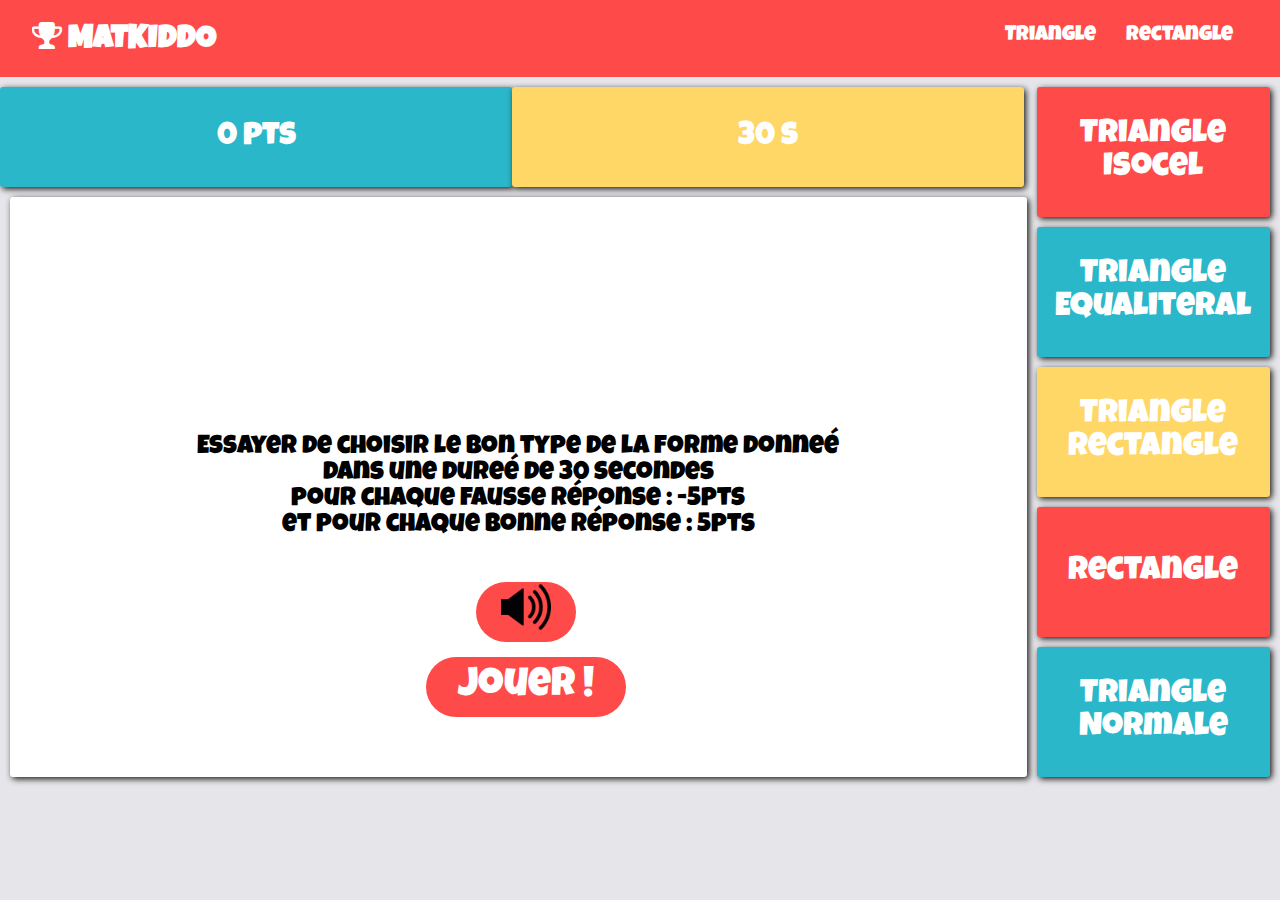
<file: View/game/Jouer.html>
<!DOCTYPE html>
<html lang="en">
<head>
  <meta charset="UTF-8">
  <meta name="viewport" content="width=device-width, initial-scale=1.0">
  <link rel="stylesheet" href="https://cdnjs.cloudflare.com/ajax/libs/font-awesome/4.7.0/css/font-awesome.min.css">
  <link rel="stylesheet" href="../css/style.css">
  <title>Joue</title>
</head>
<body>
  <header>
    <div class="container">
      <div class="nav">
        <h2><span><i class="fa fa-trophy" aria-hidden="true"></i></span> MATKIDDO</h2>
        <nav>
          <ul>
            <li><a href="../Triangle/learn/LearnTriangles.html">Triangle</a> </li>
            <li><a href="../Rectangle/learn/LearnRectangle.html">Rectangle</a></li>
          </ul>
        </nav>
      </div>
    </div>
  </header>
  <div style="display: flex;align-items: center">
  <div class="options" style="background-color: #2AB7CA;height: 100px;width: 40%">
    <p id="score" style="font-size: 32px">0 pts</p>
  </div>
  <div class="options" style="background-color: #FED766;height: 100px;width: 40%">
    <p id="timer" style="font-size: 32px">30 s</p>
  </div>
  </div>
  <div class="wrapper" >
    <div class="equation" id="intro">
      Essayer de choisir le bon type de la forme donneé <br>dans une dureé de 30 secondes<br>pour chaque fausse réponse : -5pts<br>
      et pour chaque bonne réponse : 5pts
      <button style="margin-top: 400px;margin-right: -50px;cursor: pointer;width: 200px;font-size: 2.5rem;"  id="play" > Jouer !</button>
      <button id="voice" style="margin-top: 250px;width: 100px;cursor: pointer">
        <img src="../sources/volume-level.png" width="50px" >
      </button>
    </div>
    <div class="answer-options" style="margin-top: -110px">
      <div class="options" id="Isocele" style="background-color: #FE4A49;height: 130px">
        <p id="option1"> Triangle Isocel</p>
      </div>
      <div class="options" id="Equaliteral" style="background-color: #2AB7CA;height: 130px">
        <p id="option2"> Triangle Equaliteral</p>
      </div>
      <div class="options" id="TriangleRectangle" style="background-color: #FED766;height: 130px">
        <p id="option3">Triangle Rectangle</p>
      </div>
      <div class="options" id="Rectangle" style="background-color: #FE4A49;height: 130px">
        <p id="option4">Rectangle</p>
      </div>
      <div class="options" id="Normal" style="background-color: #2AB7CA;height: 130px">
        <p id="option5">Triangle Normale</p>
      </div>
    </div>
  </div>

  <script src="../js/jquery.min.js"></script>
  <script src="../js/game.js" sync></script>
<script>


  $('#play').click(function (){
    $('#intro').html(`<div class="wrapper" ><canvas id="canvas" style="background: url('../sources/25348.jpg');background-size: cover" class="equation"></canvas></div>`);
    const canvas = document.getElementById("canvas");
    const ctx = canvas.getContext("2d");

    canvas.height = 580;
    canvas.width = 1100;
      generateShape(ctx);
      play(ctx);

  })
var on = false;
  var voice = new Audio('../sources/8f0a841d-c88b-4496-bc7a-dc09a0e2d6d5.mp3');

  $('#voice').click(function (){
    on = !on;
    if (on){
      voice.play();
    }
    else {
      voice.pause();
    }
  })
</script>
</body>

</html>
</file>
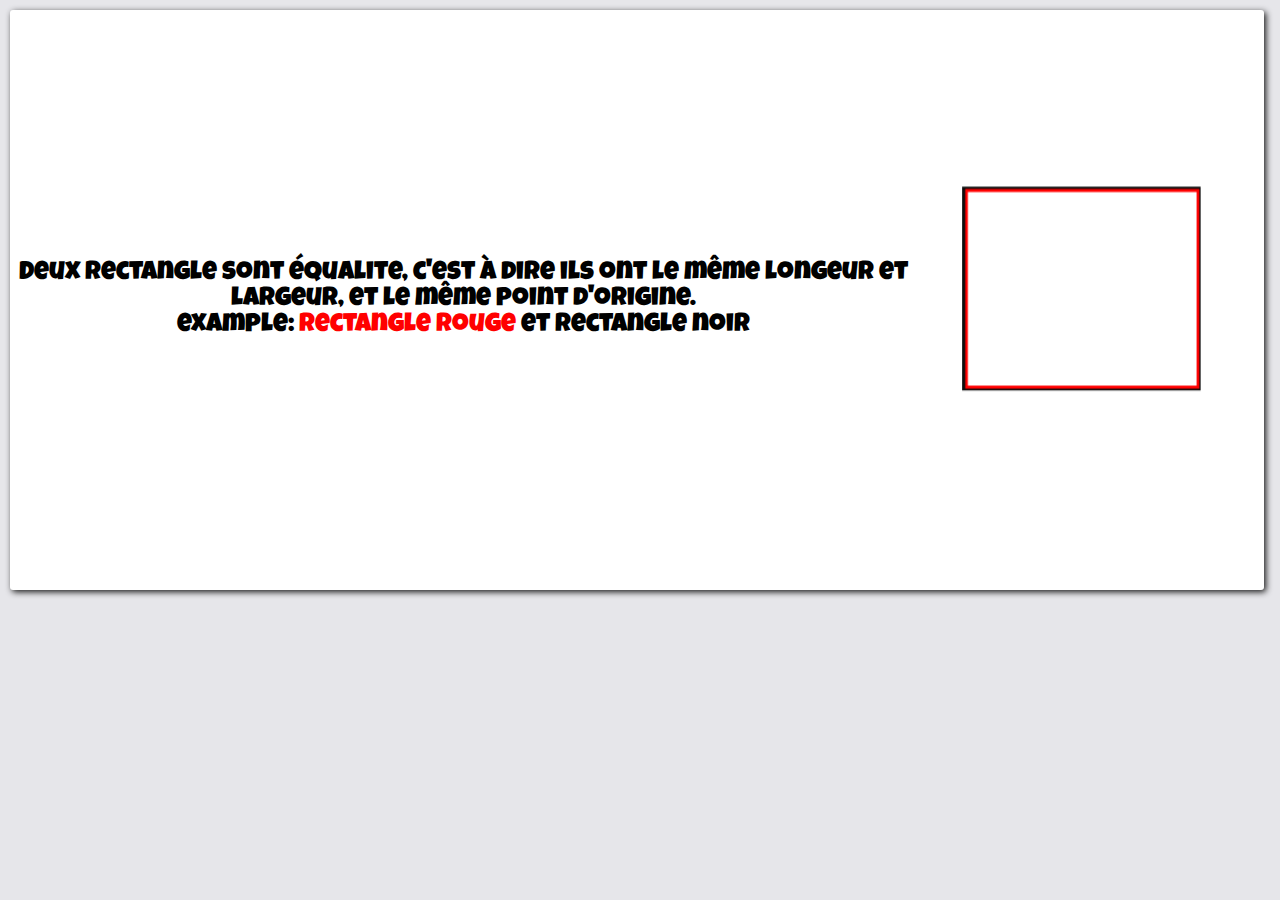
<file: View/Rectangle/learn/Equalite.html>
<!DOCTYPE html>
<html lang="en">

<head>
  <meta charset="UTF-8">
  <meta name="viewport" content="width=device-width, initial-scale=1.0">
  <link rel="stylesheet" href="https://cdnjs.cloudflare.com/ajax/libs/font-awesome/4.7.0/css/font-awesome.min.css">
  <link rel="stylesheet" href="../../css/style.css">
  <title></title>
</head>

<body>

    <div class="equation" style="width: 98%;height: 580px">
      <h6 style="display: none">equalite</h6>
      <p>Deux rectangle sont équalite, c'est à dire ils ont le même longeur
         et largeur, et le même point d'origine.<br>
          example: <shape style="color: red;">rectangle rouge</shape> et <shape style="color: black;"> rectangle noir</shape></shape></p>
        <img style="width: 330px;height:270px;margin-left: 3px;margin-right: 15px;"
         src="../../sources/equalite.png">
    </div>
</body>

</html>
</file>
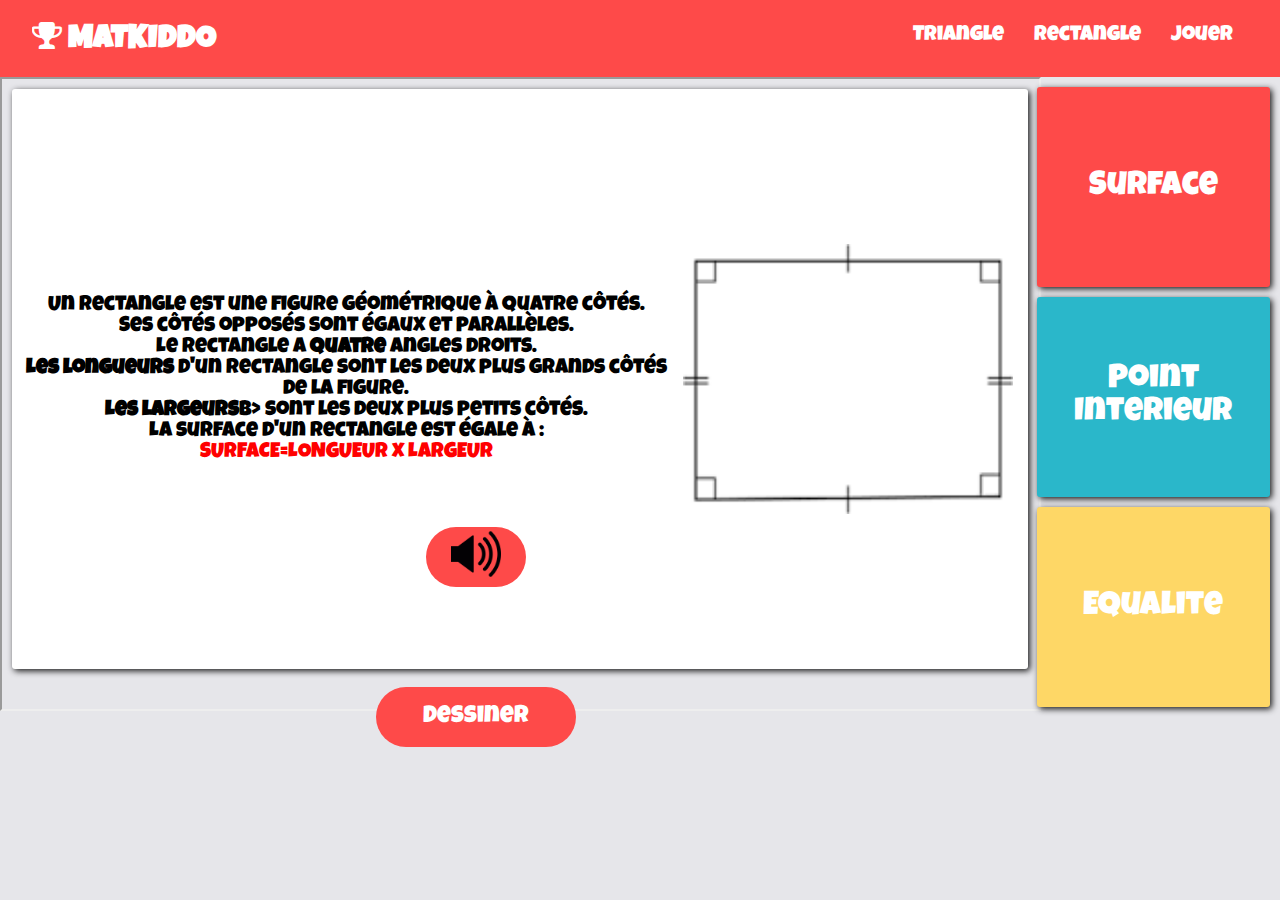
<file: View/Rectangle/learn/LearnRectangle.html>
<!DOCTYPE html>
<html lang="en">

<head>
  <meta charset="UTF-8">
  <meta name="viewport" content="width=device-width, initial-scale=1.0">
  <link rel="stylesheet" href="https://cdnjs.cloudflare.com/ajax/libs/font-awesome/4.7.0/css/font-awesome.min.css">
  <link rel="stylesheet" href="../../css/style.css">
  <title></title>
</head>

<body>
<header>
  <div class="container">
    <div class="nav">
      <h2><span><i class="fa fa-trophy" aria-hidden="true"></i></span> MATKIDDO</h2>
      <nav>
        <ul>
          <li><a href="../../Triangle/learn/LearnTriangles.html">Triangle</a> </li>
          <li><a href="../../Rectangle/learn/LearnRectangle.html">Rectangle</a></li>
          <li><a href="../../game/Jouer.html">Jouer</a></li>
        </ul>
      </nav>
    </div>
  </div>
</header>
<div class="wrapper">
   <iframe id="frame" src="RectangleSurface.html" width="100%" height="100%"></iframe>
  <button id="voice" style="margin-top: 450px;margin-right:50px;width: 100px;cursor: pointer">
    <img src="../../sources/volume-level.png" width="50px" >
  </button>
  <div class="answer-options">
    <div class="options" id="RectangleSurface" style="background-color: #FE4A49;">
      <p >Surface</p>
    </div>
    <div class="options" id="PointInterieur" style="background-color: #2AB7CA;">
      <p>Point<br/>Interieur</p>
    </div>
    <div class="options" id="Equalite" style="background-color: #FED766;">
      <p>Equalite</p>
    </div>
  </div>
</div>
<button style="margin-top: -20px;cursor: pointer" id="draw">Dessiner</button>
<script src="../../js/jquery.min.js"></script>
<script src="../../js/learnRectangle.js"></script>
</body>

</html>
</file>
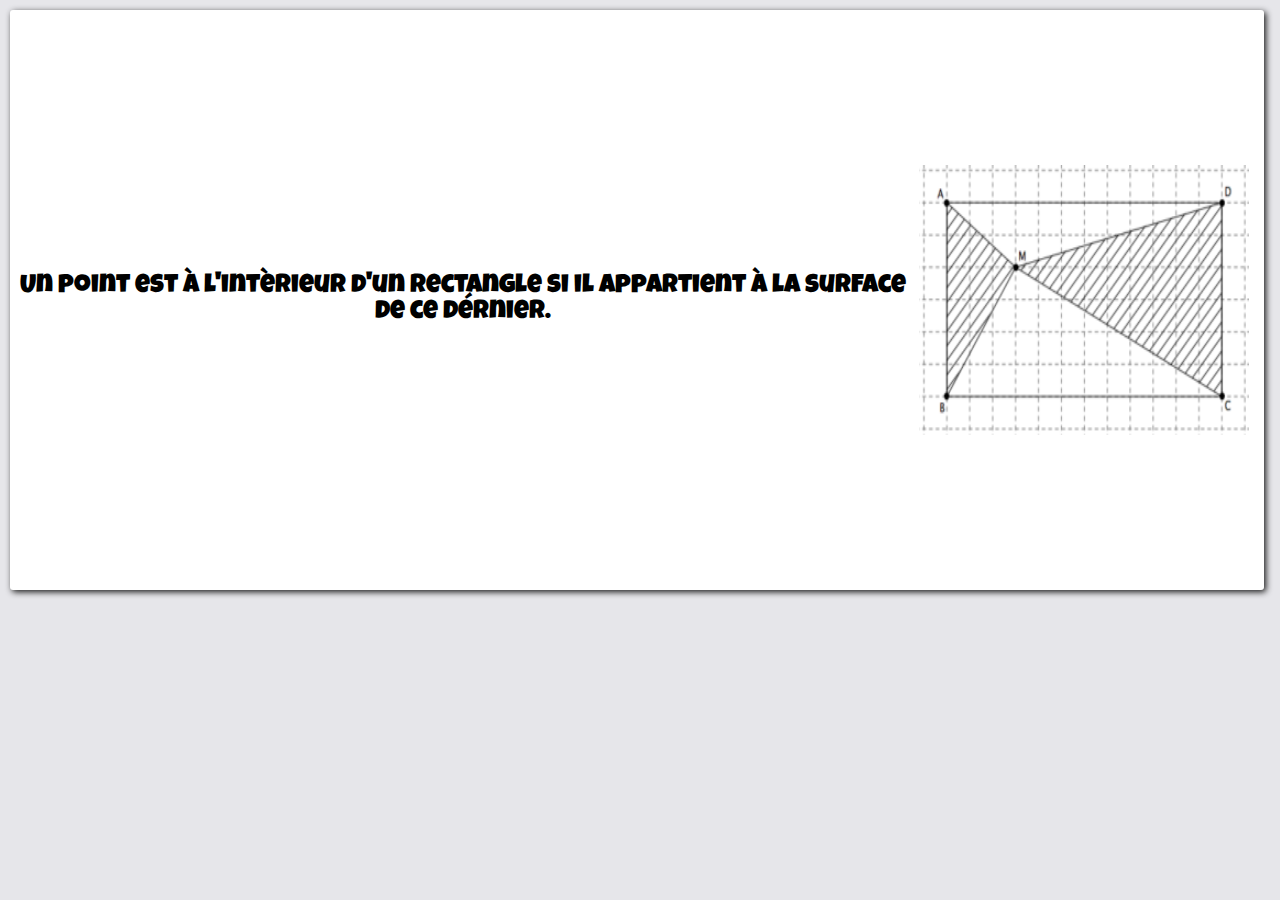
<file: View/Rectangle/learn/PointInterieur.html>
<!DOCTYPE html>
<html lang="en">

<head>
  <meta charset="UTF-8">
  <meta name="viewport" content="width=device-width, initial-scale=1.0">
  <link rel="stylesheet" href="https://cdnjs.cloudflare.com/ajax/libs/font-awesome/4.7.0/css/font-awesome.min.css">
  <link rel="stylesheet" href="../../css/style.css">
  <title></title>
</head>

<body>
  <div class="equation" style="width: 98%;height: 580px">
    <h6 style="display: none">PointInterieur</h6>
    <p>Un point est à l'intèrieur d'un rectangle si il appartient 
      à la surface de ce dérnier. </p>
    <img style="width: 330px;height:270px;margin-left: 3px;margin-right: 15px;" src="../../sources/pointInterieur.png">
  </div>
</body>

</html>
</file>
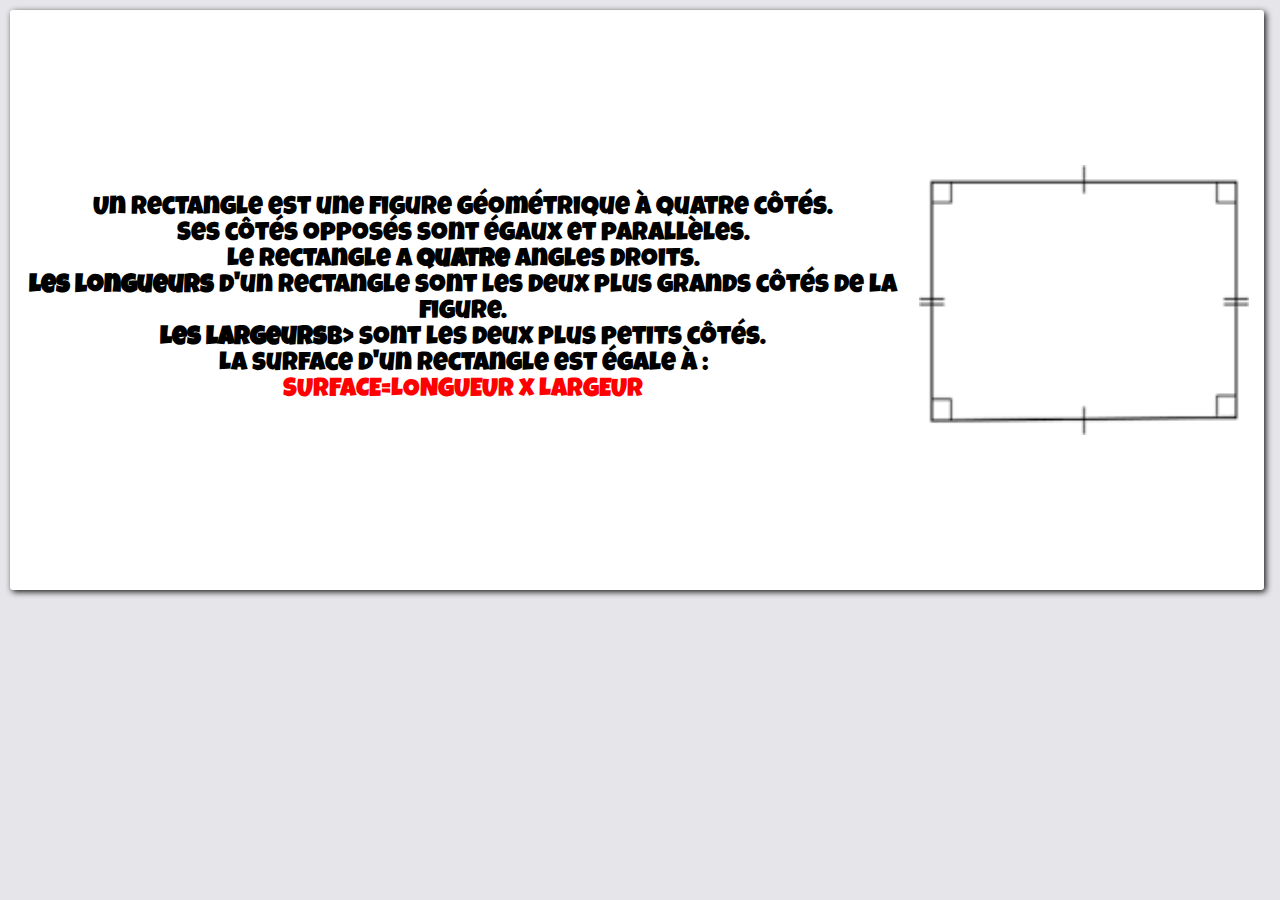
<file: View/Rectangle/learn/RectangleSurface.html>
<!DOCTYPE html>
<html lang="en">

<head>
  <meta charset="UTF-8">
  <meta name="viewport" content="width=device-width, initial-scale=1.0">
  <link rel="stylesheet" href="https://cdnjs.cloudflare.com/ajax/libs/font-awesome/4.7.0/css/font-awesome.min.css">
  <link rel="stylesheet" href="../../css/style.css">
  <title></title>
</head>

<body>
  <div class="equation" style="width: 98%;height: 580px">
    <h6 style="display: none">Surface</h6>
    <p>Un rectangle est une figure géométrique à quatre côtés.<br/>
    Ses côtés opposés sont égaux et parallèles.<br/>
    Le rectangle a <b>quatre</b> angles droits.<br/>
    <b>Les longueurs</b> d'un rectangle sont les deux plus grands côtés de la figure.<br/>
    <b>Les largeurs</b>b> sont les deux plus petits côtés.<br/>
    La surface d'un rectangle est égale à :<br/>
    <formule style="color: red;">SURFACE=LONGUEUR x LARGEUR</formule></p>
    <img style="width: 330px;height:270px;margin-left: 3px;margin-right: 15px;" src="../../sources/rectangle.png">
  </div>
</body>

</html>
</file>
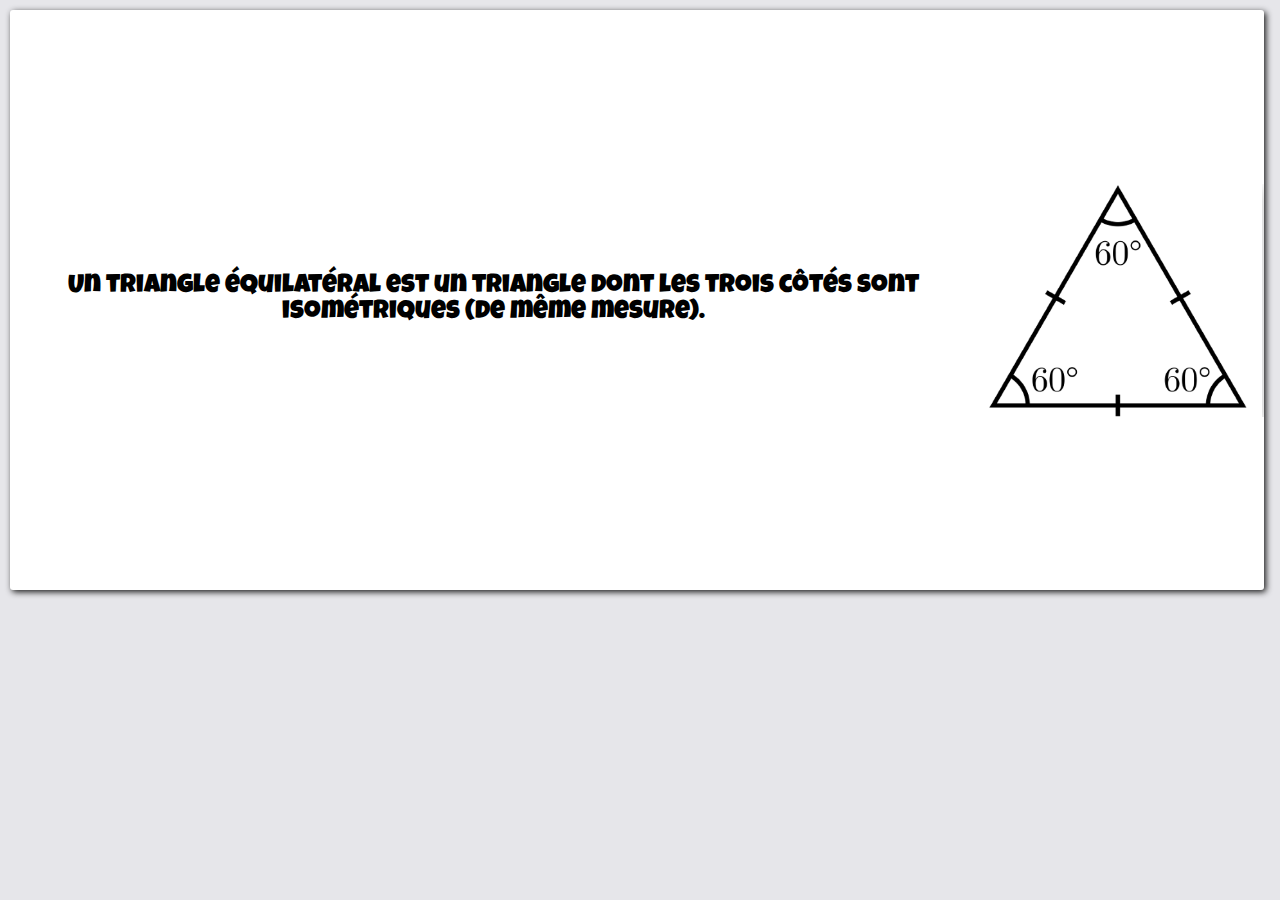
<file: View/Triangle/learn/Equaliteral.html>
<!DOCTYPE html>
<html lang="en">

<head>
  <meta charset="UTF-8">
  <meta name="viewport" content="width=device-width, initial-scale=1.0">
  <link rel="stylesheet" href="https://cdnjs.cloudflare.com/ajax/libs/font-awesome/4.7.0/css/font-awesome.min.css">
  <link rel="stylesheet" href="../../css/style.css">
  <title></title>
</head>

<body>

    <div class="equation" style="width: 98%;height: 580px">
      <h6 style="display: none">équilatéral</h6>
      <p>Un triangle équilatéral est un triangle
         dont les trois côtés sont isométriques (de même mesure). </p>
        <img src="../../sources/Tequal.png">
    </div>
</body>

</html>
</file>
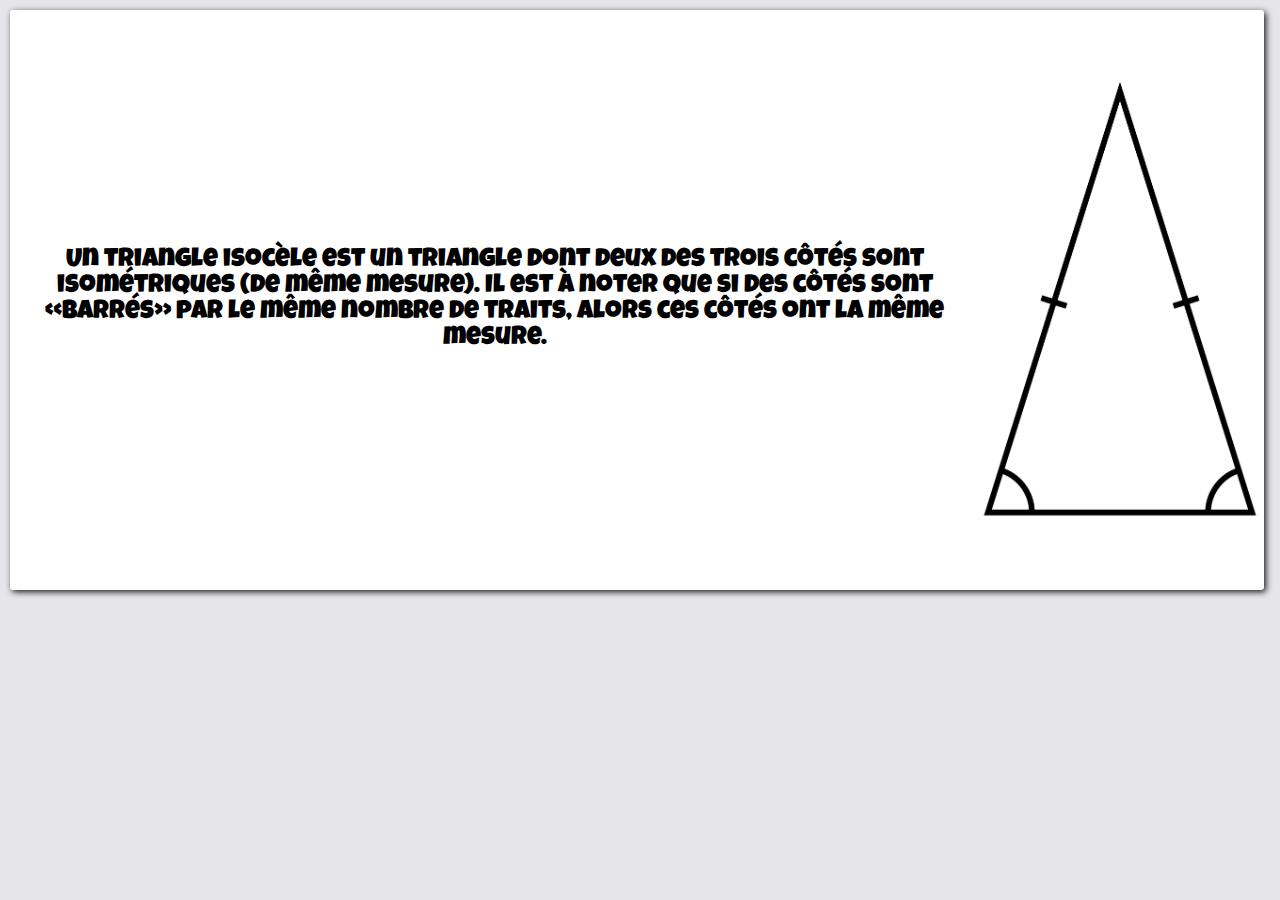
<file: View/Triangle/learn/Isocele.html>
<!DOCTYPE html>
<html lang="en">

<head>
  <meta charset="UTF-8">
  <meta name="viewport" content="width=device-width, initial-scale=1.0">
  <link rel="stylesheet" href="https://cdnjs.cloudflare.com/ajax/libs/font-awesome/4.7.0/css/font-awesome.min.css">
  <link rel="stylesheet" href="../../css/style.css">
  <title></title>
</head>

<body>
<div class="equation" style="width: 98%;height: 580px">
  <h6 style="display: none">isocele</h6>
  <p>Un triangle isocèle est un triangle dont
     deux des trois côtés sont isométriques (de même mesure).
     Il est à noter que si des côtés sont «barrés» par le même
      nombre de traits, alors ces côtés ont la même mesure. </p>
        <img src="../../sources/Tisocele.png">
    </div>
</body>

</html>
</file>
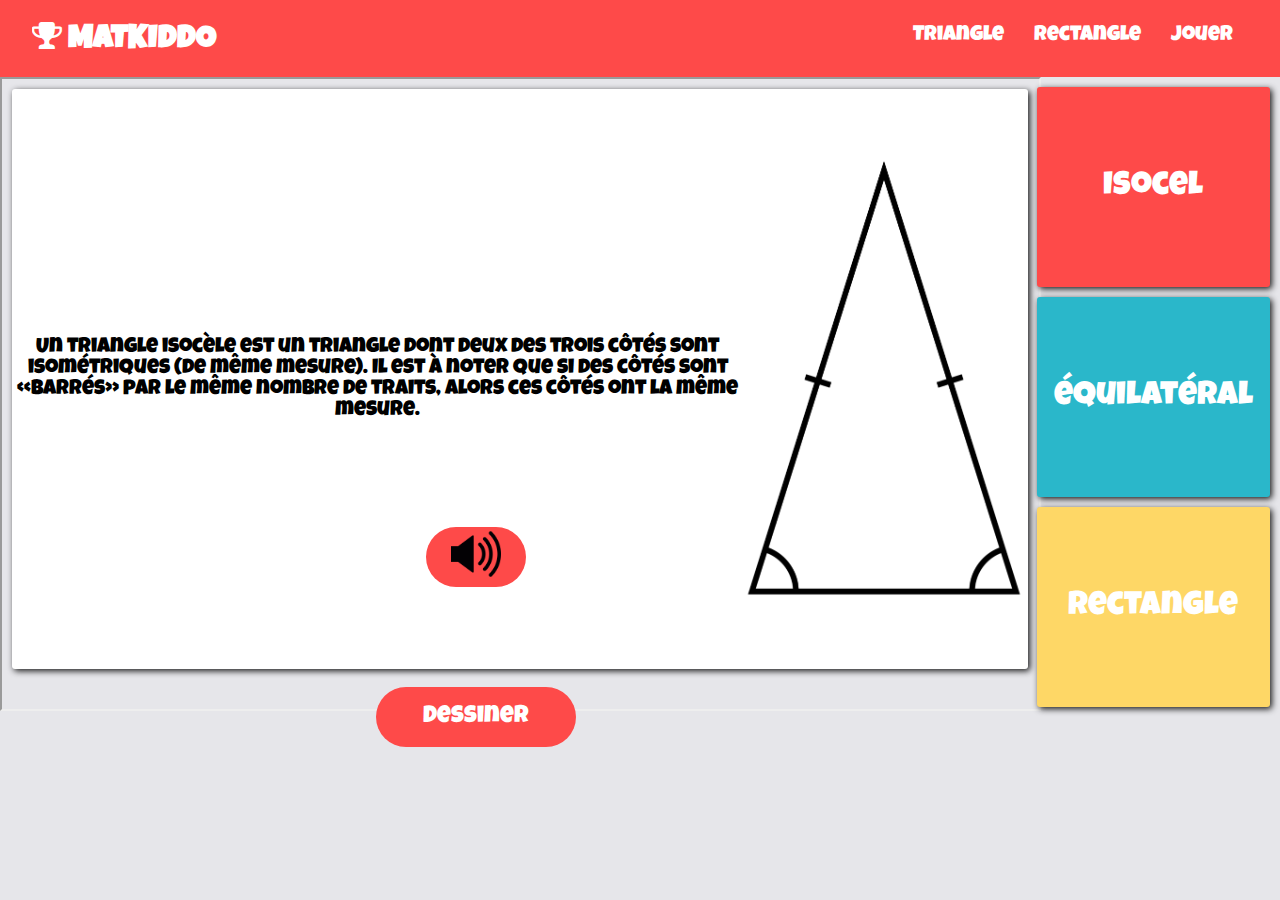
<file: View/Triangle/learn/LearnTriangles.html>
<!DOCTYPE html>
<html lang="en">

<head>
  <meta charset="UTF-8">
  <meta name="viewport" content="width=device-width, initial-scale=1.0">
  <link rel="stylesheet" href="https://cdnjs.cloudflare.com/ajax/libs/font-awesome/4.7.0/css/font-awesome.min.css">
  <link rel="stylesheet" href="../../css/style.css">
  <title></title>
</head>

<body>
<header>
  <div class="container">
    <div class="nav">
      <h2><span><i class="fa fa-trophy" aria-hidden="true"></i></span> MATKIDDO</h2>
      <nav>
        <ul>
          <li><a href="../learn/LearnTriangles.html">Triangle</a> </li>
          <li><a href="../../Rectangle/learn/LearnRectangle.html">Rectangle</a></li>
          <li><a href="../../game/Jouer.html">Jouer</a></li>
        </ul>
      </nav>
    </div>
  </div>
</header>
<div class="wrapper">
   <iframe id="frame" src="Isocele.html" width="100%" height="100%"></iframe>
  <button id="voice" style="margin-top: 450px;margin-right:50px;width: 100px;cursor: pointer">
  <img src="../../sources/volume-level.png" width="50px" >
</button>
  <div class="answer-options">
    <div class="options" id="Isocele" style="background-color: #FE4A49;">
      <p >Isocel</p>
    </div>
    <div class="options" id="Equaliteral" style="background-color: #2AB7CA;">
      <p >équilatéral</p>
    </div>
    <div class="options" id="TriangleRectangle" style="background-color: #FED766;">
      <p >Rectangle</p>
    </div>
  </div>
</div>

<button style="margin-top: -20px;cursor: pointer" id="draw">Dessiner</button>
<script src="../../js/jquery.min.js"></script>
<script src="../../js/learnPageScript.js"></script>
</body>

</html>
</file>
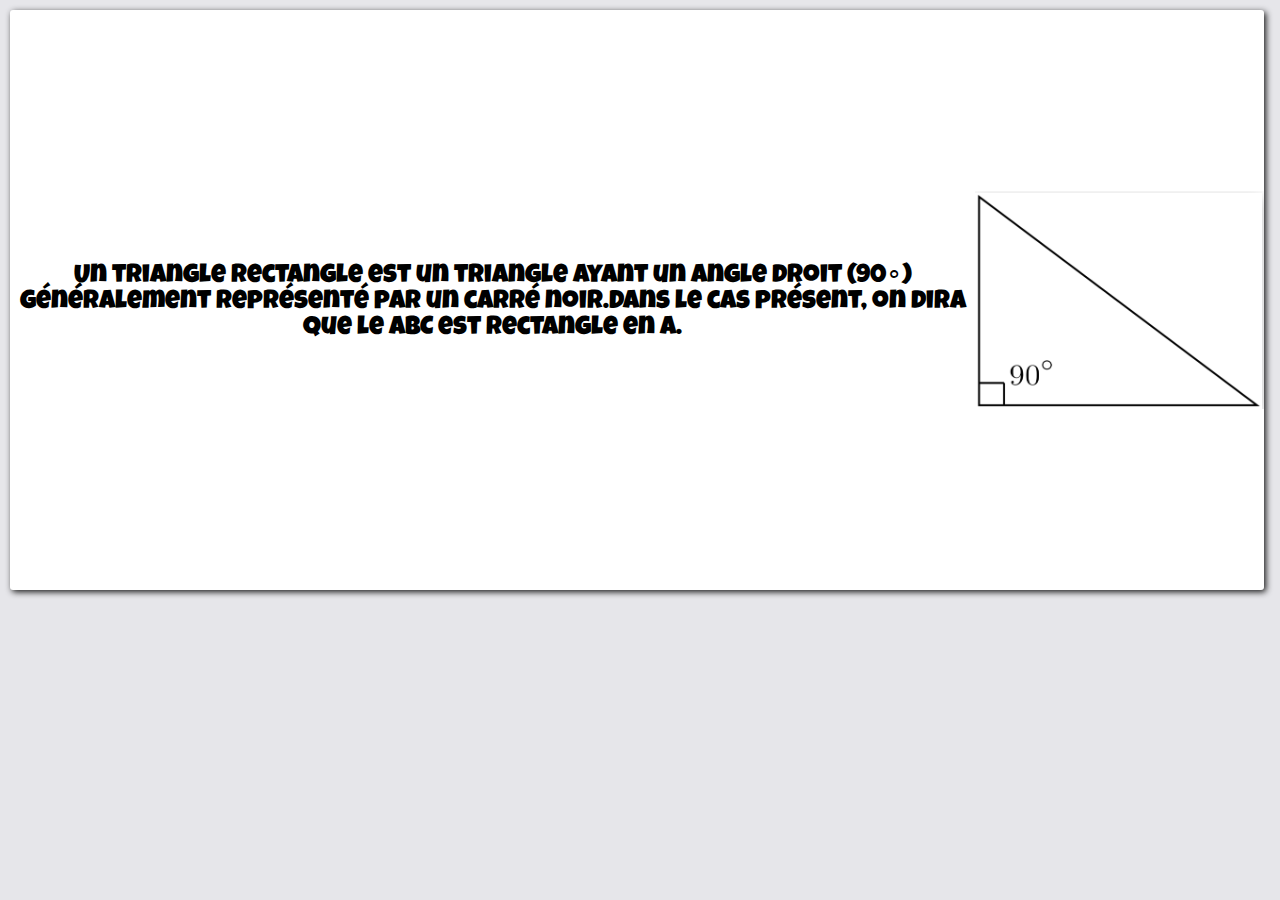
<file: View/Triangle/learn/TriangleRectangle.html>
<!DOCTYPE html>
<html lang="en">

<head>
  <meta charset="UTF-8">
  <meta name="viewport" content="width=device-width, initial-scale=1.0">
  <link rel="stylesheet" href="https://cdnjs.cloudflare.com/ajax/libs/font-awesome/4.7.0/css/font-awesome.min.css">
  <link rel="stylesheet" href="../../css/style.css">
  <title></title>
</head>

<body>
    <div class="equation" style="width: 98%;height: 580px">
      <h6 style="display: none">rectangle</h6>
      <p>Un triangle rectangle est un triangle ayant un angle droit (90∘)
         généralement représenté par un carré noir.Dans le cas présent, on dira que le
         ABC est rectangle en A.</p>
         <img src="../../sources/Trec.png">
    </div>
</body>

</html>
</file>
<file: View/css/style.css>
@import url('https://fonts.googleapis.com/css2?family=Luckiest+Guy&display=swap');

*{
  padding: 0;
  margin: 0;
}
body{
  font-family: 'Luckiest Guy', cursive;
  background-color: #E6E6EA;
}

header{
  background: #FE4A49;
}

.container{
  width: 95%;
  margin: auto;
}

.nav{
  overflow: hidden;
  background:#FE4A49;
  color: #fff;
  padding: 20px 0;
}

.nav h2{
  font-size: 2rem;
  float: left;
}

nav{
  float: right;
}

nav ul{
  list-style-type: none;
}

nav li{
  font-size: 1.3rem;
  margin-top: 5px;
  float: left;
  padding: 0 15px;
}

nav a, button a, .options a{
  text-decoration: none;
  color: #fff;
}
.current a::after{
  content: '-';
  font-size: 4px;
  background-color: white;
  display: block;
}

.wrapper{
  display: grid;
  grid-template-columns: 81% 19%;
}

.equation{
  display: flex;
  justify-content: center;
  align-items: center;
  box-shadow: 2px 2px 6px 0px rgba(0, 0, 0, 0.9);
  font-size: 2vw;
  background: #fff;
  border-radius: 3px;
  text-align: center;
  margin: 10px 10px 0px 10px;
}
.answer-options{
  font-size: 5.2vw;
  margin-right: 10px;
}

.options p{ 
  font-size: 0.5em;
  text-align: center;
}
.options{
  display: flex;
  justify-content: center;
  align-items: center;
  cursor: pointer;
  border-radius: 3px;
  margin-top: 10px;
  color: #fff;
  height: 200px;
  transition: 2s;
  box-shadow: 2px 2px 6px 0px rgba(0, 0, 0, 0.9);
}

@media(max-width:768px){
  .nav h2{
    font-size: 1.5rem;
    float: none;
    text-align: center;
  }
  nav{
    float: none;
    display: flex;
    justify-content: center;
  }
  nav li{
    font-size: 1rem;
  }
  .equation{
    flex-direction: column;
  }
  img{
    width: 200px;
    height: 200px;
  }
  .equation p{
    padding: 10px;
    font-size: 1.2rem;
  } 
  button{
    left: 20%;
  }
}

@media(max-width:480px){
  .nav h2{
    float: none;
    text-align: center;
  }
  .equation p{
    display: inline;
    padding: 10px;
    
  } 
  img{
    width: 150px;
    height: 150px;
  }
  nav li{
    font-size: .8rem;
  }  
}
button{
  position: absolute;
  margin-top: 10px;
  border-radius: 30px;
  height: 60px;
  font-family: 'Luckiest Guy', cursive;
  border: none;
  width: 200px;
  font-size: 1.5em;
  right: 55%;
  color: white;
  background-color: #FE4A49;
}
</file>
